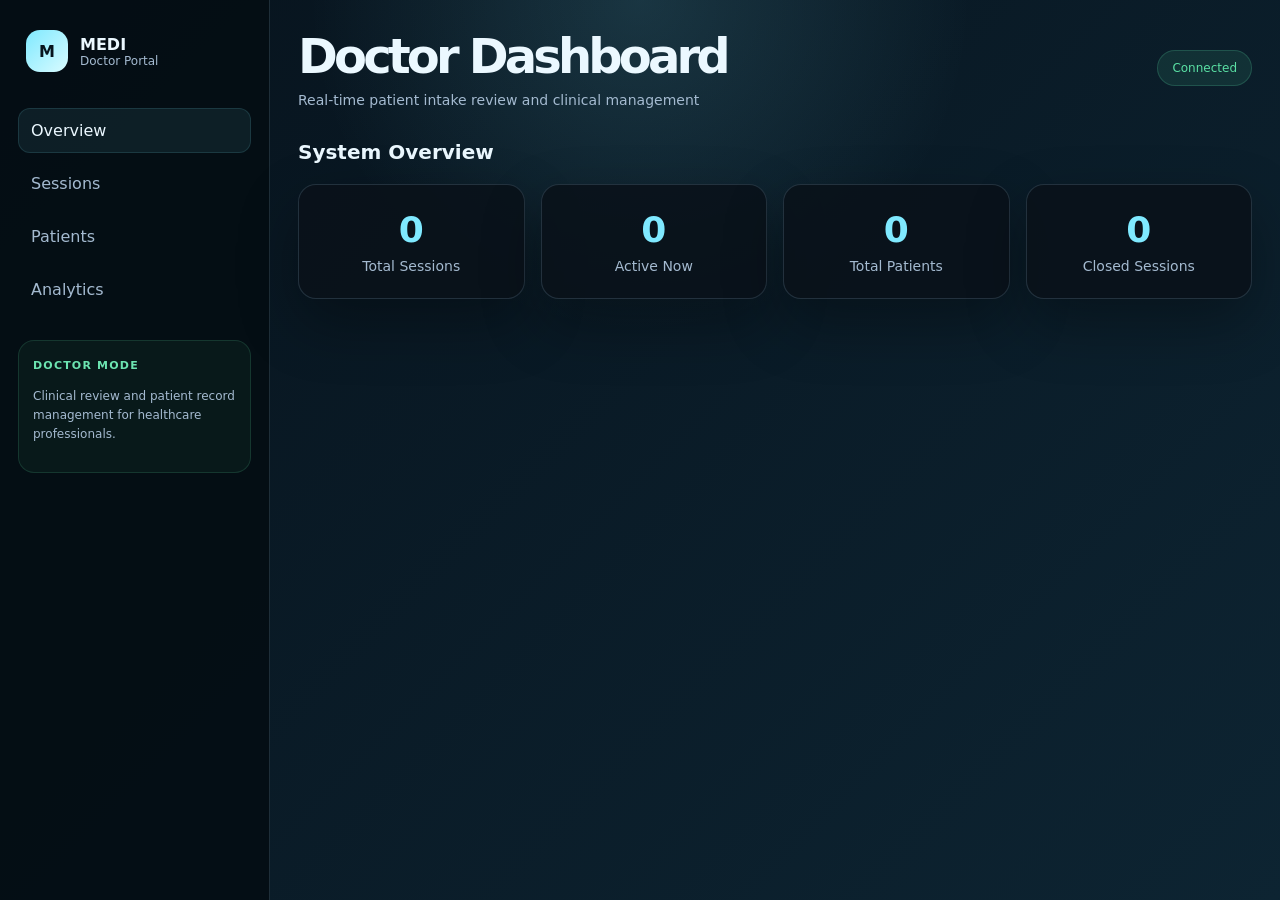
<file: static/dashboard.html>
<!DOCTYPE html>
<html lang="en">
  <head>
    <meta charset="UTF-8" />
    <meta name="viewport" content="width=device-width, initial-scale=1.0" />
    <title>MEDI Doctor Dashboard</title>
    <link rel="stylesheet" href="/static/dashboard.css" />
  </head>
  <body>
    <div class="dashboard-shell">
      <aside class="dashboard-sidebar">
        <div class="dash-brand">
          <div class="dash-mark">M</div>
          <div>
            <div class="dash-title">MEDI</div>
            <div class="dash-subtitle">Doctor Portal</div>
          </div>
        </div>

        <nav class="dash-nav">
          <button class="dash-nav-item active" onclick="showSection('overview')">Overview</button>
          <button class="dash-nav-item" onclick="showSection('sessions')">Sessions</button>
          <button class="dash-nav-item" onclick="showSection('patients')">Patients</button>
          <button class="dash-nav-item" onclick="showSection('analytics')">Analytics</button>
        </nav>

        <div class="dash-info">
          <div class="info-label">Doctor Mode</div>
          <p>Clinical review and patient record management for healthcare professionals.</p>
        </div>
      </aside>

      <main class="dashboard-main">
        <header class="dash-topbar">
          <div>
            <h1>Doctor Dashboard</h1>
            <p class="subtitle">Real-time patient intake review and clinical management</p>
          </div>
          <div id="connectionIndicator" class="connection-status online">Connected</div>
        </header>

        <!-- Overview Section -->
        <section id="overview" class="dash-section active">
          <div class="section-title">System Overview</div>
          <div class="overview-grid">
            <div class="stat-card">
              <div class="stat-value" id="totalSessions">0</div>
              <div class="stat-label">Total Sessions</div>
            </div>
            <div class="stat-card">
              <div class="stat-value" id="activeSessions">0</div>
              <div class="stat-label">Active Now</div>
            </div>
            <div class="stat-card">
              <div class="stat-value" id="totalPatients">0</div>
              <div class="stat-label">Total Patients</div>
            </div>
            <div class="stat-card">
              <div class="stat-value" id="closedSessions">0</div>
              <div class="stat-label">Closed Sessions</div>
            </div>
          </div>
        </section>

        <!-- Sessions Section -->
        <section id="sessions" class="dash-section">
          <div class="section-title">Patient Intake Sessions</div>
          <div id="sessionsList" class="sessions-list">
            <p>Loading sessions...</p>
          </div>
        </section>

        <!-- Patients Section -->
        <section id="patients" class="dash-section">
          <div class="section-title">Patient Records</div>
          <div id="patientsList" class="patients-list">
            <p>Loading patients...</p>
          </div>
        </section>

        <!-- Analytics Section -->
        <section id="analytics" class="dash-section">
          <div class="section-title">Analytics & Metrics</div>
          <div id="analyticsSummary" class="analytics-box">
            <p>Loading analytics...</p>
          </div>
        </section>
      </main>
    </div>

    <script src="/static/dashboard.js"></script>
  </body>
</html>
</file>
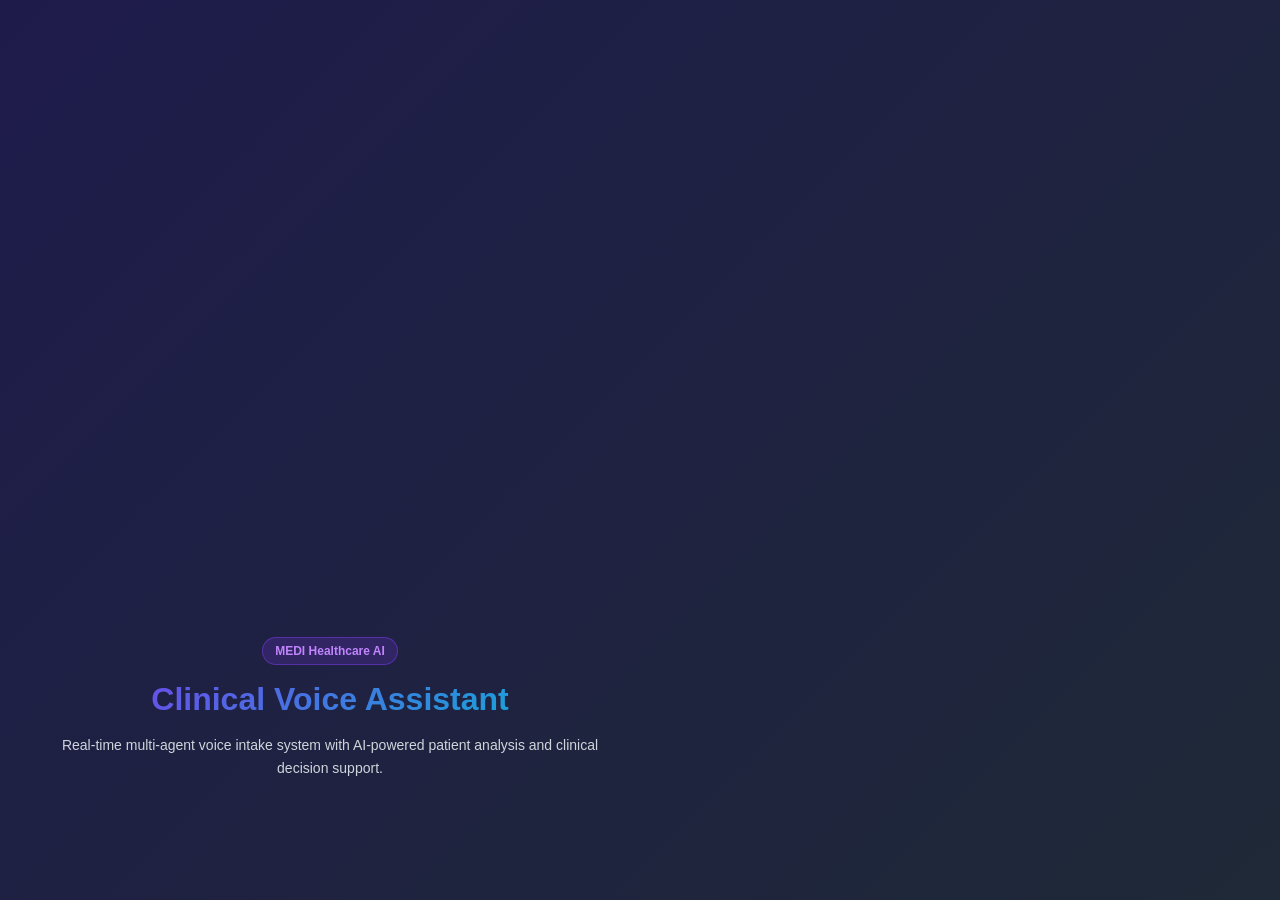
<file: static/voice-chat.html>
<!DOCTYPE html>
<html lang="en">
  <head>
    <meta charset="UTF-8" />
    <meta name="viewport" content="width=device-width, initial-scale=1.0" />
    <title>MEDI Voice Chat</title>
    <style>
      * {
        margin: 0;
        padding: 0;
        box-sizing: border-box;
      }

      body {
        font-family: -apple-system, BlinkMacSystemFont, "Segoe UI", Roboto,
          "Helvetica Neue", Arial, sans-serif;
        background: linear-gradient(135deg, #1e1b4b 0%, #1f2937 100%);
        min-height: 100vh;
        display: flex;
        align-items: center;
        justify-content: center;
        padding: 20px;
      }

      .container {
        display: grid;
        grid-template-columns: 1fr 1fr;
        gap: 40px;
        max-width: 1200px;
        width: 100%;
        align-items: center;
      }

      .orb-section {
        display: flex;
        justify-content: center;
        align-items: center;
        height: 500px;
      }

      .orb-container {
        width: 300px;
        height: 300px;
        display: flex;
        align-items: center;
        justify-content: center;
      }

      .chat-section {
        display: flex;
        justify-content: center;
        align-items: center;
      }

      .content {
        color: white;
        text-align: center;
      }

      .content h1 {
        font-size: 32px;
        font-weight: 800;
        margin-bottom: 16px;
        background: linear-gradient(135deg, #7c3aed 0%, #06b6d4 100%);
        -webkit-background-clip: text;
        -webkit-text-fill-color: transparent;
        background-clip: text;
      }

      .content p {
        font-size: 14px;
        color: #d1d5db;
        margin-bottom: 24px;
        line-height: 1.6;
      }

      .badge {
        display: inline-block;
        padding: 6px 12px;
        background: rgba(124, 58, 237, 0.2);
        border: 1px solid rgba(124, 58, 237, 0.5);
        border-radius: 20px;
        font-size: 12px;
        color: #c084fc;
        font-weight: 600;
        margin-bottom: 16px;
      }

      @media (max-width: 768px) {
        .container {
          grid-template-columns: 1fr;
          gap: 20px;
        }

        .orb-container {
          width: 200px;
          height: 200px;
        }

        .content h1 {
          font-size: 24px;
        }
      }
    </style>
  </head>
  <body>
    <div class="container">
      <div class="orb-section">
        <div class="orb-container" id="orb"></div>
      </div>
      <div class="chat-section" id="chat"></div>
      <div class="content">
        <div class="badge">MEDI Healthcare AI</div>
        <h1>Clinical Voice Assistant</h1>
        <p>
          Real-time multi-agent voice intake system with AI-powered patient
          analysis and clinical decision support.
        </p>
      </div>
    </div>

    <script type="module">
      import { MediAgentChat } from "/static/MediAgentChat.tsx";
      import { VoicePoweredOrb } from "/static/VoicePoweredOrb.tsx";

      // Render orb
      const orbContainer = document.getElementById("orb");
      if (orbContainer) {
        const orb = new VoicePoweredOrb({
          className: "w-full h-full",
          hue: 120,
          enableVoiceControl: true,
          voiceSensitivity: 1.5,
        });
        orbContainer.appendChild(orb.render());
      }

      // Render chat
      const chatContainer = document.getElementById("chat");
      if (chatContainer) {
        const chat = new MediAgentChat();
        chatContainer.appendChild(chat.render());
      }
    </script>
  </body>
</html>
</file>
<file: static/dashboard.css>
:root {
  --bg-dark: #07131d;
  --bg-dark-2: #0d2432;
  --panel: rgba(10, 18, 26, 0.88);
  --line: rgba(148, 196, 220, 0.18);
  --primary: #7fe9ff;
  --green: #5ae0a4;
  --orange: #ffb346;
  --muted: #a4bad0;
  --text: #ebf8ff;
  --shadow: 0 24px 60px rgba(0, 0, 0, 0.32);
}

* {
  box-sizing: border-box;
}

body {
  margin: 0;
  min-height: 100vh;
  background: radial-gradient(circle at top, rgba(127, 233, 255, 0.14), transparent 30%), linear-gradient(135deg, var(--bg-dark), var(--bg-dark-2));
  color: var(--text);
  font-family: Inter, system-ui, sans-serif;
}

button {
  font: inherit;
}

.dashboard-shell {
  display: grid;
  grid-template-columns: 270px 1fr;
  min-height: 100vh;
}

.dashboard-sidebar {
  background: rgba(4, 13, 19, 0.88);
  border-right: 1px solid var(--line);
  padding: 22px 18px;
}

.dash-brand {
  display: flex;
  align-items: center;
  gap: 12px;
  margin-bottom: 28px;
  padding: 8px;
}

.dash-mark {
  width: 42px;
  height: 42px;
  border-radius: 14px;
  display: grid;
  place-items: center;
  font-weight: 900;
  background: linear-gradient(135deg, var(--primary), #d9fbff);
  color: #07131d;
}

.dash-title {
  font-weight: 800;
}

.dash-subtitle {
  color: var(--muted);
  font-size: 12px;
}

.dash-nav {
  display: flex;
  flex-direction: column;
  gap: 8px;
  margin-bottom: 28px;
}

.dash-nav-item {
  background: transparent;
  border: 1px solid transparent;
  border-radius: 12px;
  color: var(--muted);
  width: 100%;
  padding: 12px;
  text-align: left;
  cursor: pointer;
  transition: all 0.2s;
}

.dash-nav-item.active {
  background: rgba(127, 233, 255, 0.08);
  border-color: rgba(127, 233, 255, 0.12);
  color: var(--text);
}

.dash-info {
  margin-top: 28px;
  padding: 16px 14px;
  border-radius: 16px;
  background: rgba(92, 224, 164, 0.05);
  border: 1px solid rgba(92, 224, 164, 0.15);
  color: var(--muted);
  line-height: 1.6;
  font-size: 12px;
}

.info-label {
  font-size: 11px;
  font-weight: 800;
  text-transform: uppercase;
  letter-spacing: 1.2px;
  color: #6ce4b1;
  margin-bottom: 8px;
}

.dashboard-main {
  padding: 28px;
}

.dash-topbar {
  display: flex;
  justify-content: space-between;
  align-items: center;
  margin-bottom: 32px;
}

.dash-topbar h1 {
  margin: 0;
  font-size: clamp(32px, 4vw, 48px);
  letter-spacing: -0.08em;
}

.dash-topbar .subtitle {
  margin: 8px 0 0;
  color: var(--muted);
  font-size: 14px;
}

.connection-status {
  padding: 10px 14px;
  border-radius: 999px;
  font-size: 12px;
  border: 1px solid var(--line);
}

.connection-status.online {
  background: rgba(92, 224, 164, 0.1);
  border-color: rgba(92, 224, 164, 0.2);
  color: var(--green);
}

.dash-section {
  display: none;
}

.dash-section.active {
  display: block;
  animation: fadeIn 0.3s ease-in;
}

@keyframes fadeIn {
  from {
    opacity: 0;
  }
  to {
    opacity: 1;
  }
}

.section-title {
  font-size: 20px;
  font-weight: 800;
  margin-bottom: 20px;
}

.overview-grid {
  display: grid;
  grid-template-columns: repeat(auto-fit, minmax(200px, 1fr));
  gap: 16px;
}

.stat-card {
  background: var(--panel);
  border: 1px solid var(--line);
  border-radius: 18px;
  padding: 24px;
  text-align: center;
  box-shadow: var(--shadow);
}

.stat-value {
  font-size: 36px;
  font-weight: 900;
  color: var(--primary);
}

.stat-label {
  margin-top: 8px;
  color: var(--muted);
  font-size: 14px;
}

.sessions-list,
.patients-list {
  display: grid;
  grid-template-columns: repeat(auto-fill, minmax(350px, 1fr));
  gap: 16px;
}

.session-card,
.patient-card {
  background: var(--panel);
  border: 1px solid var(--line);
  border-radius: 16px;
  padding: 18px;
  box-shadow: var(--shadow);
  cursor: pointer;
  transition: all 0.2s;
}

.session-card:hover {
  transform: translateY(-4px);
  border-color: var(--primary);
}

.session-header {
  display: flex;
  justify-content: space-between;
  align-items: center;
  margin-bottom: 14px;
}

.session-header h3 {
  margin: 0;
  font-size: 16px;
}

.status-badge {
  padding: 4px 10px;
  border-radius: 999px;
  font-size: 11px;
  font-weight: 700;
  text-transform: uppercase;
  letter-spacing: 0.8px;
}

.status-badge.active {
  background: rgba(90, 224, 164, 0.2);
  color: var(--green);
}

.status-badge.closed {
  background: rgba(255, 179, 70, 0.2);
  color: var(--orange);
}

.session-detail,
.patient-detail {
  font-size: 12px;
  line-height: 1.8;
  color: var(--muted);
}

.session-detail p,
.patient-detail p {
  margin: 8px 0;
}

.session-time,
.patient-time {
  font-size: 11px;
  color: #7a8fa0;
  margin-top: 12px;
}

.patient-actions {
  display: flex;
  gap: 8px;
  margin-top: 14px;
}

.patient-actions button {
  flex: 1;
  background: rgba(127, 233, 255, 0.1);
  border: 1px solid rgba(127, 233, 255, 0.2);
  border-radius: 8px;
  color: var(--primary);
  padding: 8px;
  font-size: 11px;
  font-weight: 700;
  cursor: pointer;
  transition: all 0.2s;
}

.patient-actions button:hover {
  background: rgba(127, 233, 255, 0.2);
}

.analytics-box {
  background: var(--panel);
  border: 1px solid var(--line);
  border-radius: 16px;
  padding: 24px;
  box-shadow: var(--shadow);
}

.analytics-summary h3 {
  margin-top: 0;
  font-size: 16px;
}

.analytics-table {
  width: 100%;
  border-collapse: collapse;
  margin-top: 16px;
}

.analytics-table tr {
  border-bottom: 1px solid var(--line);
}

.analytics-table td {
  padding: 12px;
  text-align: left;
}

.analytics-table td:last-child {
  text-align: right;
  font-weight: 800;
  color: var(--primary);
}

@media (max-width: 980px) {
  .dashboard-shell {
    grid-template-columns: 1fr;
  }

  .dashboard-sidebar {
    border-right: none;
    border-bottom: 1px solid var(--line);
  }

  .sessions-list,
  .patients-list {
    grid-template-columns: 1fr;
  }
}
</file>
